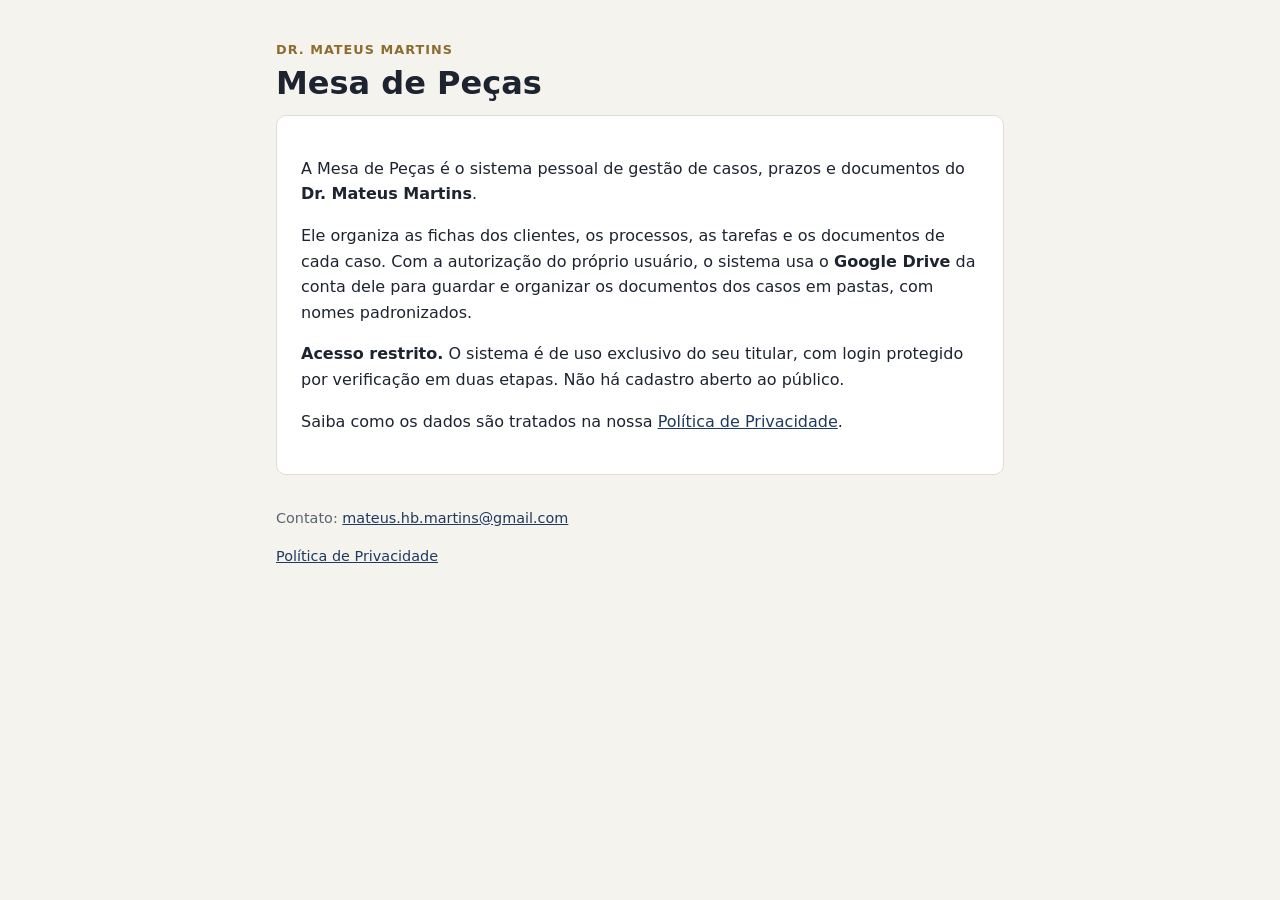
<file: mesa-de-pecas/index.html>
<!doctype html>
<html lang="pt-BR">
<head>
  <meta charset="utf-8">
  <meta name="viewport" content="width=device-width, initial-scale=1">
  <title>Mesa de Peças</title>
  <meta name="description" content="Mesa de Peças: sistema pessoal de gestão de casos e documentos do Dr. Mateus Martins.">
  <link rel="stylesheet" href="estilo.css">
</head>
<body>
  <main>
    <p class="marca">Dr. Mateus Martins</p>
    <h1>Mesa de Peças</h1>
    <div class="cartao">
      <p>A Mesa de Peças é o sistema pessoal de gestão de casos, prazos e documentos do
        <strong>Dr. Mateus Martins</strong>.</p>
      <p>Ele organiza as fichas dos clientes, os processos, as tarefas e os documentos de cada caso.
        Com a autorização do próprio usuário, o sistema usa o <strong>Google Drive</strong> da conta dele para
        guardar e organizar os documentos dos casos em pastas, com nomes padronizados.</p>
      <p><strong>Acesso restrito.</strong> O sistema é de uso exclusivo do seu titular, com login protegido por
        verificação em duas etapas. Não há cadastro aberto ao público.</p>
      <p>Saiba como os dados são tratados na nossa <a href="privacidade.html">Política de Privacidade</a>.</p>
    </div>
    <footer>
      <p>Contato: <a href="mailto:mateus.hb.martins@gmail.com">mateus.hb.martins@gmail.com</a></p>
      <p><a href="privacidade.html">Política de Privacidade</a></p>
    </footer>
  </main>
</body>
</html>
</file>
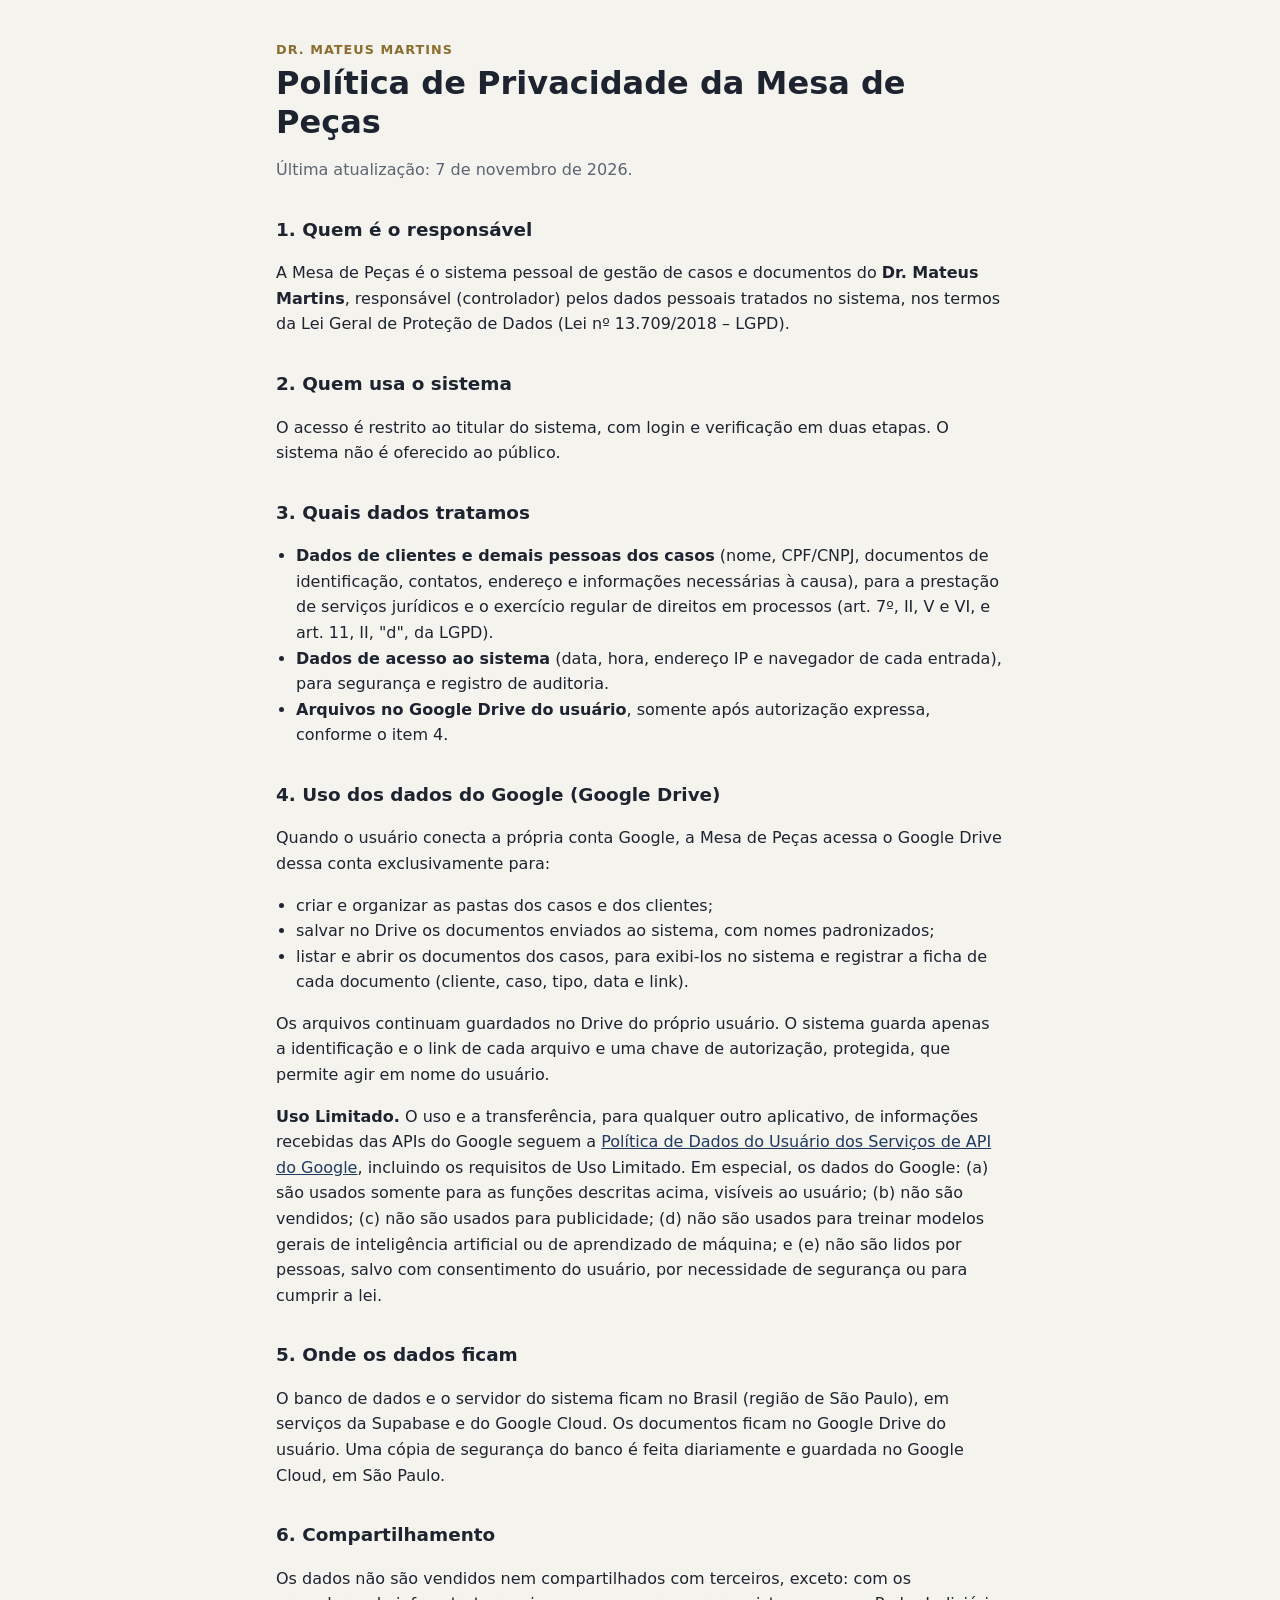
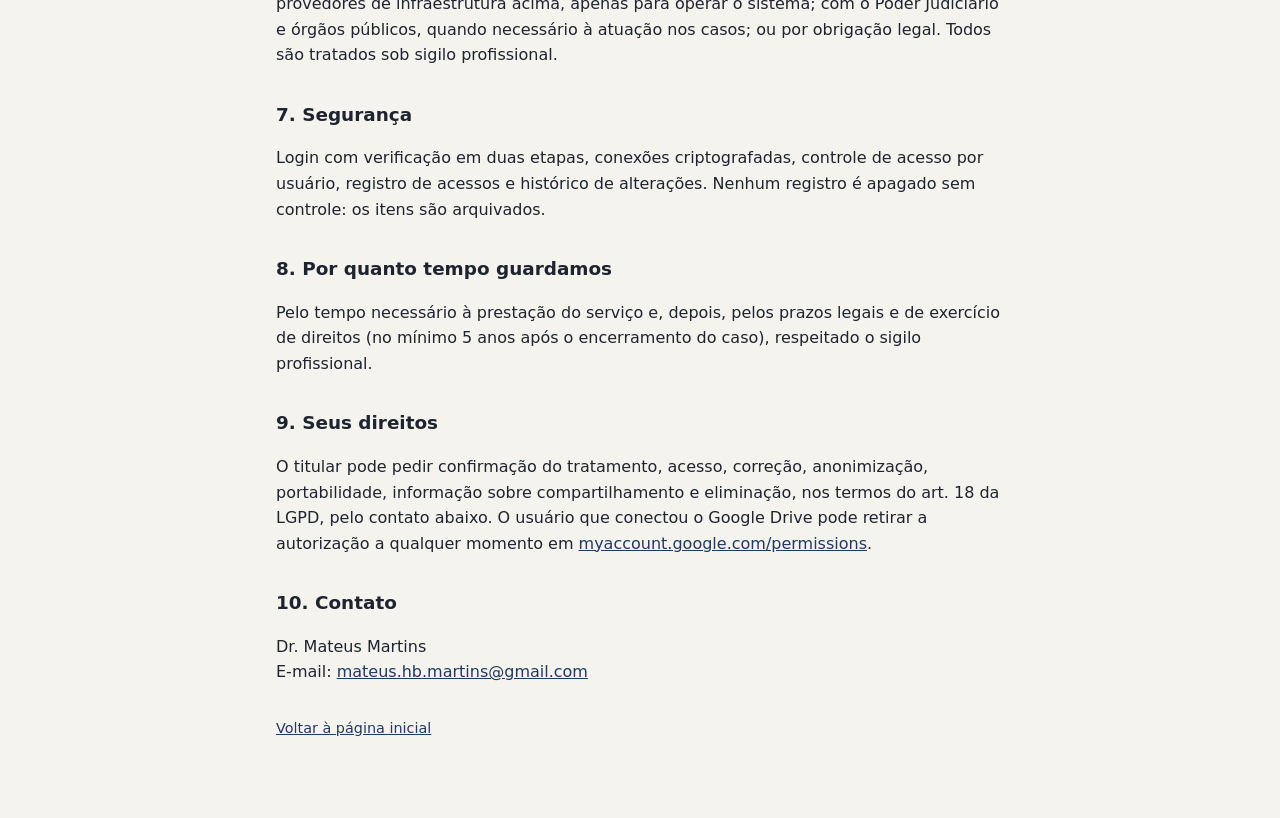
<file: mesa-de-pecas/privacidade.html>
<!doctype html>
<html lang="pt-BR">
<head>
  <meta charset="utf-8">
  <meta name="viewport" content="width=device-width, initial-scale=1">
  <title>Política de Privacidade · Mesa de Peças</title>
  <meta name="description" content="Política de Privacidade da Mesa de Peças, sistema pessoal do Dr. Mateus Martins.">
  <link rel="stylesheet" href="estilo.css">
</head>
<body>
  <main>
    <p class="marca">Dr. Mateus Martins</p>
    <h1>Política de Privacidade da Mesa de Peças</h1>
    <p class="suave">Última atualização: 7 de novembro de 2026.</p>

    <h2>1. Quem é o responsável</h2>
    <p>A Mesa de Peças é o sistema pessoal de gestão de casos e documentos do <strong>Dr. Mateus
      Martins</strong>, responsável (controlador) pelos dados pessoais tratados no sistema, nos termos
      da Lei Geral de Proteção de Dados (Lei nº 13.709/2018 – LGPD).</p>

    <h2>2. Quem usa o sistema</h2>
    <p>O acesso é restrito ao titular do sistema, com login e verificação em duas etapas.
      O sistema não é oferecido ao público.</p>

    <h2>3. Quais dados tratamos</h2>
    <ul>
      <li><strong>Dados de clientes e demais pessoas dos casos</strong> (nome, CPF/CNPJ, documentos de identificação,
        contatos, endereço e informações necessárias à causa), para a prestação de serviços jurídicos e o exercício
        regular de direitos em processos (art. 7º, II, V e VI, e art. 11, II, "d", da LGPD).</li>
      <li><strong>Dados de acesso ao sistema</strong> (data, hora, endereço IP e navegador de cada entrada), para
        segurança e registro de auditoria.</li>
      <li><strong>Arquivos no Google Drive do usuário</strong>, somente após autorização expressa, conforme o item 4.</li>
    </ul>

    <h2>4. Uso dos dados do Google (Google Drive)</h2>
    <p>Quando o usuário conecta a própria conta Google, a Mesa de Peças acessa o Google Drive dessa conta
      exclusivamente para:</p>
    <ul>
      <li>criar e organizar as pastas dos casos e dos clientes;</li>
      <li>salvar no Drive os documentos enviados ao sistema, com nomes padronizados;</li>
      <li>listar e abrir os documentos dos casos, para exibi-los no sistema e registrar a ficha de cada documento
        (cliente, caso, tipo, data e link).</li>
    </ul>
    <p>Os arquivos continuam guardados no Drive do próprio usuário. O sistema guarda apenas a identificação e o
      link de cada arquivo e uma chave de autorização, protegida, que permite agir em nome do usuário.</p>
    <p><strong>Uso Limitado.</strong> O uso e a transferência, para qualquer outro aplicativo, de informações recebidas
      das APIs do Google seguem a
      <a href="https://developers.google.com/terms/api-services-user-data-policy" rel="noopener">Política de Dados do
      Usuário dos Serviços de API do Google</a>, incluindo os requisitos de Uso Limitado. Em especial, os dados do
      Google: (a) são usados somente para as funções descritas acima, visíveis ao usuário; (b) não são vendidos;
      (c) não são usados para publicidade; (d) não são usados para treinar modelos gerais de inteligência artificial
      ou de aprendizado de máquina; e (e) não são lidos por pessoas, salvo com consentimento do usuário, por
      necessidade de segurança ou para cumprir a lei.</p>

    <h2>5. Onde os dados ficam</h2>
    <p>O banco de dados e o servidor do sistema ficam no Brasil (região de São Paulo), em serviços da Supabase e do
      Google Cloud. Os documentos ficam no Google Drive do usuário. Uma cópia de segurança do banco é feita
      diariamente e guardada no Google Cloud, em São Paulo.</p>

    <h2>6. Compartilhamento</h2>
    <p>Os dados não são vendidos nem compartilhados com terceiros, exceto: com os provedores de infraestrutura acima,
      apenas para operar o sistema; com o Poder Judiciário e órgãos públicos, quando necessário à atuação nos casos;
      ou por obrigação legal. Todos são tratados sob sigilo profissional.</p>

    <h2>7. Segurança</h2>
    <p>Login com verificação em duas etapas, conexões criptografadas, controle de acesso por usuário, registro de
      acessos e histórico de alterações. Nenhum registro é apagado sem controle: os itens são arquivados.</p>

    <h2>8. Por quanto tempo guardamos</h2>
    <p>Pelo tempo necessário à prestação do serviço e, depois, pelos prazos legais e de exercício de direitos
      (no mínimo 5 anos após o encerramento do caso), respeitado o sigilo profissional.</p>

    <h2>9. Seus direitos</h2>
    <p>O titular pode pedir confirmação do tratamento, acesso, correção, anonimização, portabilidade, informação
      sobre compartilhamento e eliminação, nos termos do art. 18 da LGPD, pelo contato abaixo. O usuário que conectou
      o Google Drive pode retirar a autorização a qualquer momento em
      <a href="https://myaccount.google.com/permissions" rel="noopener">myaccount.google.com/permissions</a>.</p>

    <h2>10. Contato</h2>
    <p>Dr. Mateus Martins<br>
      E-mail: <a href="mailto:mateus.hb.martins@gmail.com">mateus.hb.martins@gmail.com</a></p>

    <footer><p><a href="index.html">Voltar à página inicial</a></p></footer>
  </main>
</body>
</html>
</file>
<file: mesa-de-pecas/estilo.css>
:root { --fundo: #f5f3ee; --superficie: #ffffff; --texto: #1d2430; --suave: #5b6472; --borda: #e2ddd3; --marca: #1f3a5f; --destaque: #8a6d2f; }
@media (prefers-color-scheme: dark) {
  :root { --fundo: #12161d; --superficie: #1b212b; --texto: #e7e9ee; --suave: #a3abb9; --borda: #2c3542; --marca: #9dbbe3; --destaque: #d2b46e; }
}
* { box-sizing: border-box; }
body { margin: 0; background: var(--fundo); color: var(--texto); font: 16px/1.6 system-ui, -apple-system, "Segoe UI", Roboto, sans-serif; }
main { max-width: 760px; margin: 0 auto; padding: 40px 16px 64px; }
.marca { color: var(--destaque); font-size: .8rem; letter-spacing: .08em; text-transform: uppercase; font-weight: 600; margin: 0; }
h1 { font-size: 2rem; line-height: 1.2; margin: .25rem 0 .75rem; }
h2 { font-size: 1.15rem; margin: 2rem 0 .5rem; }
.cartao { background: var(--superficie); border: 1px solid var(--borda); border-radius: 10px; padding: 24px; }
a { color: var(--marca); }
a:focus-visible { outline: 2px solid var(--marca); outline-offset: 2px; }
.suave { color: var(--suave); }
ul { padding-left: 1.25rem; }
footer { margin-top: 32px; font-size: .9rem; color: var(--suave); }
</file>
